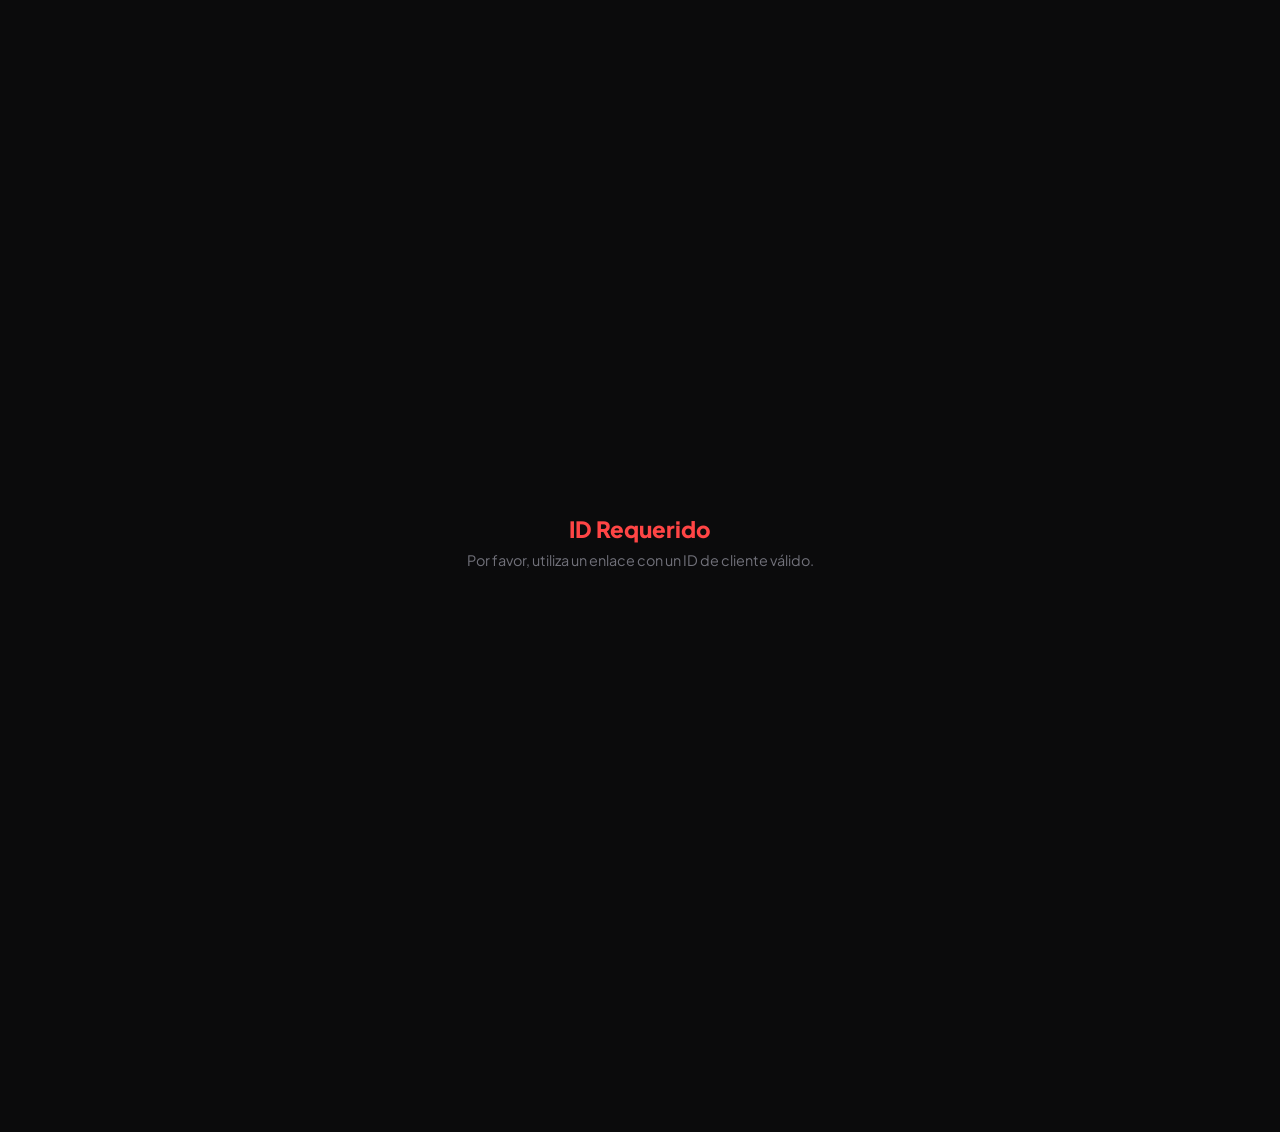
<file: index.html>
<!DOCTYPE html>
<html lang="es-GT">
<head>
  <meta charset="UTF-8">
  <meta name="viewport" content="width=device-width, initial-scale=1.0, maximum-scale=1.0, user-scalable=no">
  <title>Portal de Documentación Vehicular | Tech Mobile Pro</title>
  
  <link rel="icon" type="image/x-icon" href="img/Tech-v1.ico">

  <link rel="preconnect" href="https://fonts.googleapis.com">
  <link rel="preconnect" href="https://fonts.gstatic.com" crossorigin>
  <link rel="preconnect" href="https://cdn.jsdelivr.net">
  <link href="https://fonts.googleapis.com/css2?family=Plus+Jakarta+Sans:wght@400;500;600;700;800&display=swap" rel="stylesheet">
  <link rel="stylesheet" href="https://cdn.jsdelivr.net/npm/bootstrap-icons@1.11.1/font/bootstrap-icons.css">
  
  <link rel="stylesheet" href="css/styles.css">

  <script src="https://www.google.com/recaptcha/api.js" async defer></script>
</head>
<body onselectstart="return false;" ondragstart="return false;">

  <!-- Loader visible mientras se cargan los datos del cliente (logo + CSV) -->
  <div id="appLoader" class="app-loader">
    <div class="app-loader-spinner"></div>
    <p>Cargando tu expediente...</p>
  </div>


  <div id="pinScreen" class="pin-screen">
    <div class="pin-container">
      <div id="pin-logo" class="pin-logo"></div>
      <h2>Acceso Protegido</h2>
      <p>Introduce tu contraseña para visualizar el expediente de documentación vehicular.</p>
      
      <div class="pin-input-wrapper">
        <input type="password" id="pinInput" placeholder="Contraseña" maxlength="16" autocomplete="current-password" oninput="clearError()" onkeydown="if(event.key === 'Enter') verifyPin()">
        <button type="button" class="btn-toggle-visibility" onclick="togglePinVisibility()" title="Mostrar/Ocultar" aria-label="Mostrar u ocultar contraseña">
          <i id="pinVisibilityIcon" class="bi bi-eye"></i>
        </button>
      </div>

      <div class="captcha-container">
<!--    <div class="g-recaptcha" data-sitekey="6Lfd7mAtAAAAADUuU9VhdkwXYmPpsEg7wWMAFXT0"></div> <!--DESARROLLO-->
        <div class="g-recaptcha" data-sitekey="6Lc2wSMtAAAAADjYdexG-mMQLTXFgnYG4gEFGFGo"></div> <!--PRODUCION--> 
      </div>

      <button class="btn-unlock" onclick="verifyPin()">Ingresar</button>
      
      <a id="pin-wa-link" href="#" target="_blank" class="btn-pin-support">
        <i class="bi bi-whatsapp"></i> Solicitar o recuperar mi PIN
      </a>
      
      <div id="pinError" class="pin-error"></div>
    </div>

    <div class="pin-commercial-footer">
      <p>¿Quieres información sobre nuestros productos o este portal?</p>
      <a id="commercial-wa-link" href="#" target="_blank" class="btn-commercial-cta">
        <i class="bi bi-chat-left-text-fill"></i> Solicitar Información
      </a>
    </div>
  </div>

  <header class="fixed-header">
    <div class="header-left">
      <div id="header-logo" class="main-logo"></div>
      <h1 id="portal-title"></h1>
    </div>
    <div class="header-actions">
      <button class="btn-header-icon" onclick="toggleNewsPanel()" title="Novedades del sistema">
        <i class="bi bi-bell-fill"></i>
        <span id="newsBadge" class="news-badge" style="display:none;"></span>
      </button>
      <button class="btn-header-icon" onclick="toggleChangePasswordPanel()" title="Cambiar mi contraseña">
        <i class="bi bi-key-fill"></i>
      </button>
      <button class="btn-logout" onclick="logout()" title="Cerrar Sesión / Volver"><i class="bi bi-box-arrow-right"></i></button>
    </div>
  </header>

  <div class="sticky-selector-bar">
    <div class="selector-container">
      <select id="vehicleSelector" onchange="filterVehicle()">
        <option value="all">TODOS LOS VEHÍCULOS</option>
      </select>
      <i class="bi bi-chevron-down" style="position: absolute; right: 1.2rem; top: 1.1rem; pointer-events: none; color: var(--brand-color); font-size: 0.8rem;"></i>
    </div>

    <button class="btn-upload-toggle" onclick="toggleUploadPanel()">
      <i class="bi bi-cloud-upload-fill"></i> Subir mis documentos
    </button>
  </div>

  <!-- ===================== PANEL DE SUBIDA DE DOCUMENTOS ===================== -->
  <div id="uploadPanel" class="upload-panel">
    <div class="upload-card">
      <div class="upload-card-header">
        <h3><i class="bi bi-cloud-upload-fill"></i> Subir documento</h3>
        <button class="btn-close-upload" onclick="toggleUploadPanel()"><i class="bi bi-x-lg"></i></button>
      </div>

      <p class="upload-hint">Sube una foto o PDF de tu documento. Lo revisaremos y lo publicaremos en tu portal a la brevedad.</p>

      <label class="upload-label">Vehículo / Placa</label>
      <select id="uploadPlacaSelect" class="upload-select">
        <option value="">Selecciona tu vehículo</option>
      </select>

      <label class="upload-label">Tipo de documento</label>
      <select id="uploadTipoDoc" class="upload-select">
        <option value="Tarjeta de Circulación">Tarjeta de Circulación</option>
        <option value="Calcomanía">Calcomanía</option>
      </select>

      <label class="upload-label">Archivo (foto o PDF)</label>
      <input type="file" id="uploadFileInput" class="upload-file-input" accept="image/*,application/pdf">

      <button class="btn-upload-submit" onclick="submitUpload()">
        <i class="bi bi-send-fill"></i> Enviar documento
      </button>

      <div id="uploadStatus" class="upload-status"></div>
    </div>
  </div>
  <!-- ===================== FIN PANEL DE SUBIDA ===================== -->

  <!-- ===================== PANEL DE NOVEDADES DEL SISTEMA ===================== -->
  <div id="newsPanel" class="upload-panel">
    <div class="upload-card">
      <div class="upload-card-header">
        <h3><i class="bi bi-bell-fill"></i> Novedades del sistema</h3>
        <button class="btn-close-upload" onclick="toggleNewsPanel()"><i class="bi bi-x-lg"></i></button>
      </div>
      <p class="upload-hint">Aquí publicamos las últimas mejoras y actualizaciones de tu portal.</p>
      <div id="newsList" class="news-list"></div>
    </div>
  </div>
  <!-- ===================== FIN PANEL DE NOVEDADES ===================== -->

  <!-- ===================== PANEL DE CAMBIO DE CONTRASEÑA ===================== -->
  <div id="changePasswordPanel" class="upload-panel">
    <div class="upload-card">
      <div class="upload-card-header">
        <h3><i class="bi bi-key-fill"></i> Cambiar mi contraseña</h3>
        <button class="btn-close-upload" onclick="toggleChangePasswordPanel()"><i class="bi bi-x-lg"></i></button>
      </div>

      <p class="upload-hint">Tu contraseña debe tener entre 4 y 16 caracteres. Puedes usar letras, números y símbolos.</p>

      <label class="upload-label">Contraseña actual</label>
      <input type="password" id="currentPasswordInput" class="upload-select" maxlength="16" autocomplete="current-password" placeholder="Contraseña actual">

      <label class="upload-label">Nueva contraseña</label>
      <input type="password" id="newPasswordInput" class="upload-select" maxlength="16" autocomplete="new-password" placeholder="Nueva contraseña (4-16 caracteres)">

      <label class="upload-label">Confirmar nueva contraseña</label>
      <input type="password" id="confirmPasswordInput" class="upload-select" maxlength="16" autocomplete="new-password" placeholder="Repite la nueva contraseña">

      <button class="btn-upload-submit" onclick="submitPasswordChange()">
        <i class="bi bi-check-circle-fill"></i> Actualizar contraseña
      </button>

      <div id="changePasswordStatus" class="upload-status"></div>
    </div>
  </div>
  <!-- ===================== FIN PANEL DE CAMBIO DE CONTRASEÑA ===================== -->

  <main class="main-wrapper">
    <div id="content-area"></div>

    <div class="legal-badge-container">
      <div class="legal-badge">
        <div class="legal-row security">
          <i class="bi bi-shield-lock-fill"></i>
          <div class="legal-text">
            <strong>Infraestructura Segura</strong><br>
            Esta información es resguardada en una nube segura que previene accesos no autorizados.
          </div>
        </div>
        <div class="legal-row warning">
          <i class="bi bi-exclamation-triangle-fill"></i>
          <div class="legal-text">
            <strong>Aviso Legal</strong><br>
            El uso de estos documentos es responsabilidad exclusiva del cliente.
          </div>
        </div>
        <div class="legal-row info">
          <i class="bi bi-info-circle-fill"></i>
          <div class="legal-text">
            <strong>Términos de Servicio</strong><br>
            La empresa no se responsabiliza por el uso indebido de la información proporcionada.
          </div>
        </div>
      </div>
    </div>
  </main>

  <div id="v-modal" class="modal" onclick="closeModal()">
    <span class="close-v" onclick="closeModal()"><i class="bi bi-x-lg"></i></span>
    <p class="zoom-hint">Pellizca o doble toque para hacer zoom</p>
    <img id="v-modal-img" src="" onclick="event.stopPropagation()">
    <div class="modal-controls">
        <div class="modal-controls-row">
          <button class="rotate-btn" onclick="rotateImg(event)"><i class="bi bi-arrow-clockwise"></i> Voltear</button>
          <button class="rotate-btn" id="downloadImgBtn" onclick="downloadCurrentImage(event)"><i class="bi bi-download"></i> Descargar</button>
        </div>
    </div>
  </div>

  <footer>
    <div class="footer-brand-side">
      <span id="footer-version-label" style="font-size: 0.65rem; color: var(--text-muted); font-weight: 600;"></span>
      <strong id="footer-brand" style="color: var(--brand-color); font-size: 0.75rem;"></strong>
    </div>
    <a id="wa-link" href="#" target="_blank" class="wa-link"><i class="bi bi-whatsapp"></i> Soporte</a>
  </footer>

  <script src="js/app.js"></script>
</body>
</html>
</file>
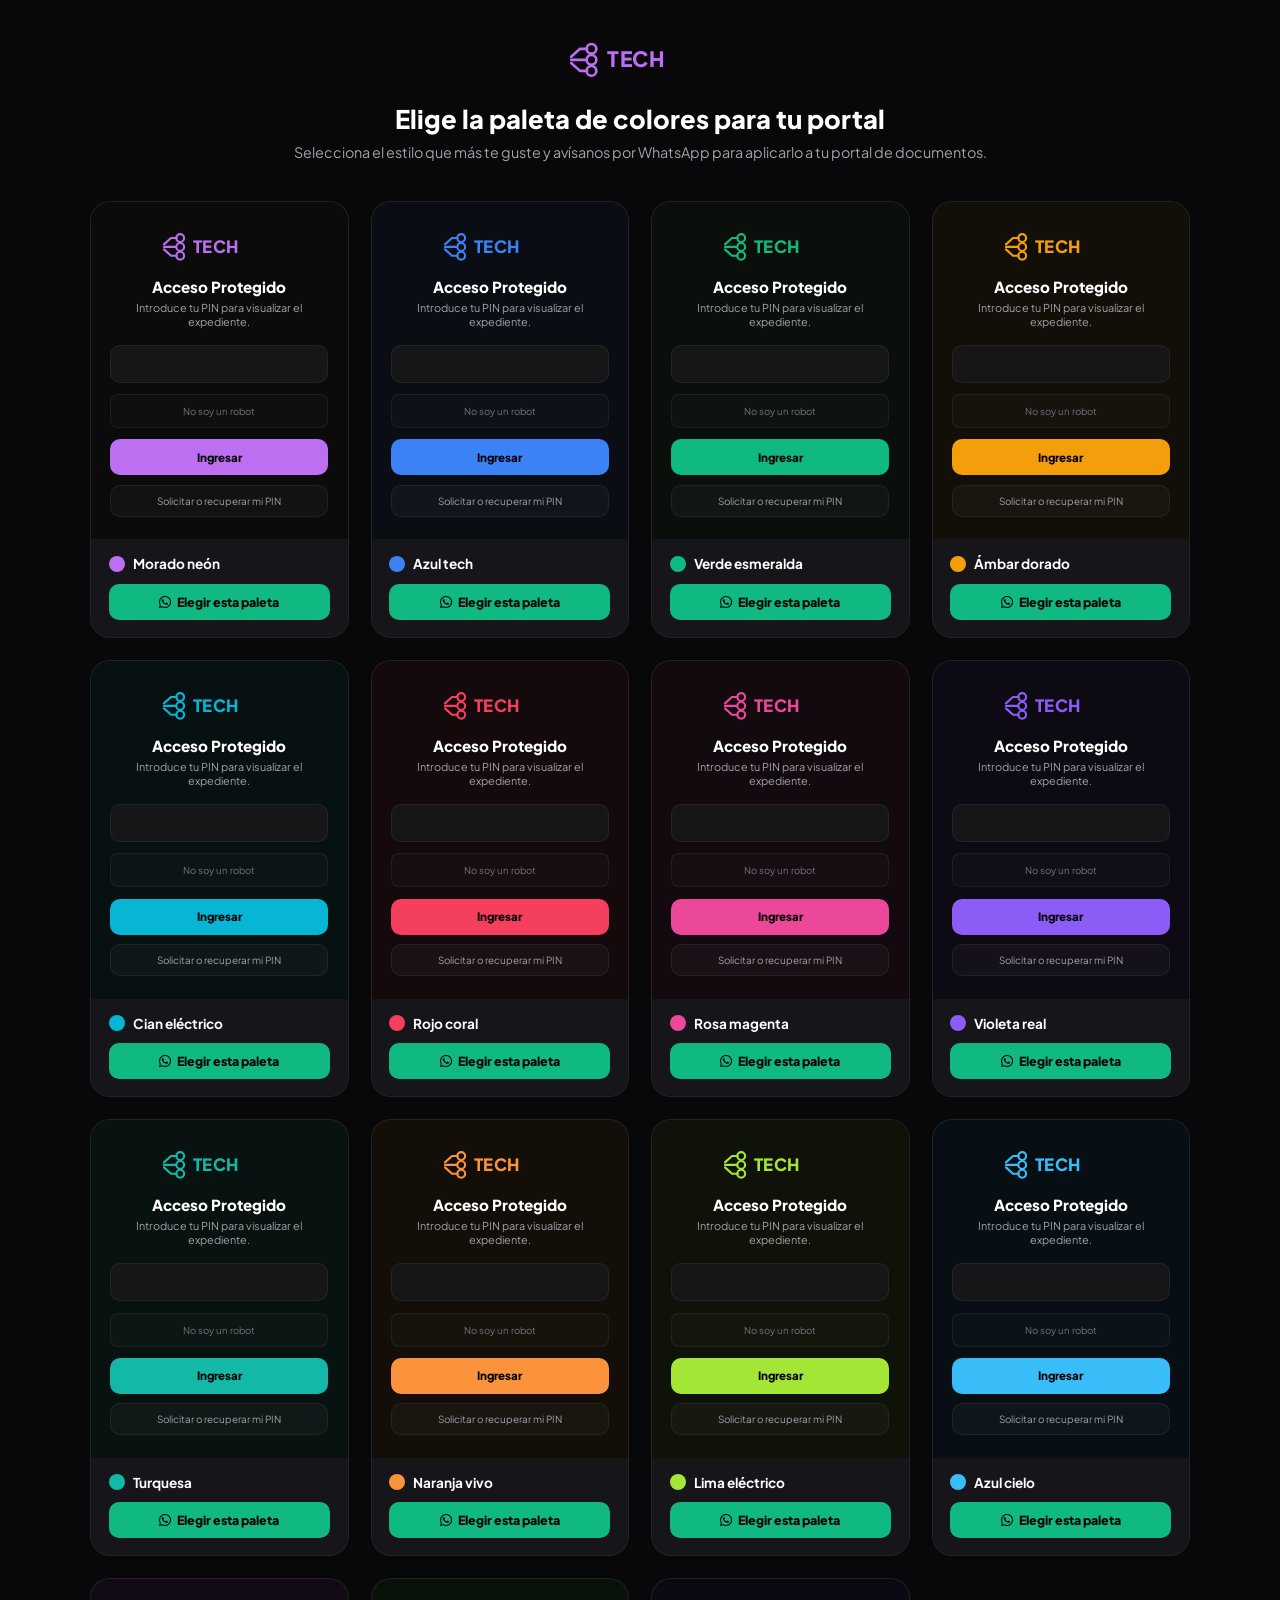
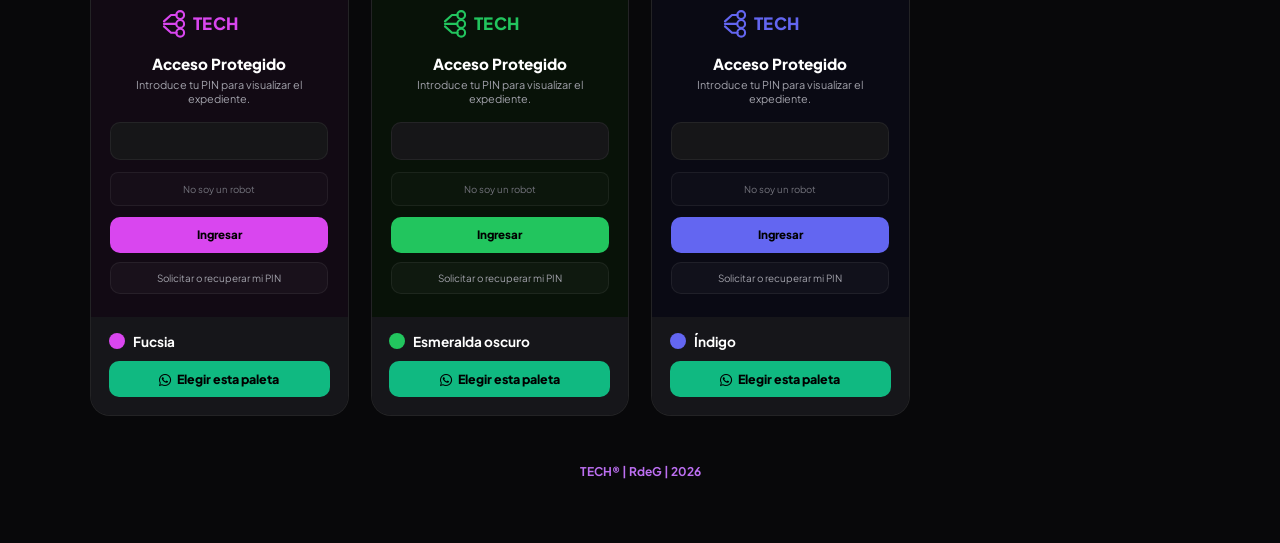
<file: colores.html>
<!DOCTYPE html>
<html lang="es-GT">
<head>
<meta charset="UTF-8">
<meta name="viewport" content="width=device-width, initial-scale=1.0">
<title>Elige tu paleta de colores | TECH®</title>
<link rel="icon" type="image/x-icon" href="img/Tech-v1.ico">
<link href="https://fonts.googleapis.com/css2?family=Plus+Jakarta+Sans:wght@400;500;600;700;800&display=swap" rel="stylesheet">
<link rel="stylesheet" href="https://cdn.jsdelivr.net/npm/bootstrap-icons@1.11.1/font/bootstrap-icons.css">
<style>
  * { margin:0; padding:0; box-sizing:border-box; font-family:'Plus Jakarta Sans', sans-serif; }
  body {
    background:#08080a; color:#fff; padding: 2.5rem 1.5rem 4rem 1.5rem;
  }
  .page-header { max-width: 1100px; margin: 0 auto 2.5rem auto; text-align:center; }
  .page-logo { width:150px; margin:0 auto 1.4rem auto; color:#BC6FF1; }
  .page-logo svg { width:100%; height:auto; display:block; }
  .page-header h1 { font-size:1.6rem; font-weight:800; margin-bottom:0.5rem; }
  .page-header p { color:#a1a1aa; font-size:0.9rem; }
  .gallery {
    max-width: 1100px; margin: 0 auto;
    display: grid;
    grid-template-columns: repeat(auto-fit, minmax(230px, 1fr));
    gap: 22px;
  }
  .palette-card {
    background:#121214; border:1px solid rgba(255,255,255,0.07);
    border-radius:20px; overflow:hidden;
    display:flex; flex-direction:column;
  }
  .mini-pin-screen {
    padding: 1.8rem 1.2rem 1.4rem 1.2rem;
    text-align:center;
  }
  .mini-logo { width:120px; margin:0 auto 0.9rem auto; }
  .mini-logo svg { width:100%; height:auto; display:block; }
  .mini-pin-screen h2 { font-size:0.95rem; font-weight:800; margin-bottom:0.3rem; color:#fff; }
  .mini-pin-screen p { font-size:0.68rem; color:#a1a1aa; line-height:1.3; margin-bottom:1rem; }
  .mini-input {
    height:38px; border-radius:10px; background:#161618;
    border:1.5px solid rgba(255,255,255,0.06); margin-bottom:0.7rem;
  }
  .mini-captcha {
    height:34px; border-radius:8px; background:rgba(255,255,255,0.02);
    border:1px solid rgba(255,255,255,0.06);
    display:flex; align-items:center; justify-content:center;
    font-size:0.6rem; color:#71717a; margin-bottom:0.7rem;
  }
  .mini-btn {
    height:36px; border-radius:10px; color:#000; font-weight:800; font-size:0.72rem;
    display:flex; align-items:center; justify-content:center; margin-bottom:0.6rem;
  }
  .mini-wa {
    height:32px; border-radius:10px; background:rgba(255,255,255,0.03);
    border:1px solid rgba(255,255,255,0.06);
    display:flex; align-items:center; justify-content:center;
    font-size:0.62rem; color:#a1a1aa;
  }
  .card-footer { padding: 1rem 1.1rem 1.1rem 1.1rem; background:#16161a; }
  .swatch-row { display:flex; align-items:center; gap:8px; margin-bottom:0.7rem; }
  .dot { width:16px; height:16px; border-radius:50%; flex-shrink:0; }
  .swatch-row strong { font-size:0.85rem; font-weight:700; }
  .code-row {
    display:flex; align-items:center; justify-content:space-between;
    margin-bottom:6px; background:#0d0d0f; border-radius:8px; padding:6px 10px;
  }
  .code-row code { font-size:0.7rem; color:#d4d4d8; font-family: monospace; }
  .choose-btn {
    width:100%; background:#10B981; border:none; color:#000;
    font-size:0.78rem; font-weight:800; padding:10px 12px; border-radius:10px; cursor:pointer;
    display:flex; align-items:center; justify-content:center; gap:6px;
  }
  .choose-btn:active { transform:scale(0.97); }
  .page-footer { text-align:center; margin-top:3rem; color:#71717a; font-size:0.75rem; }
  .page-footer strong { color:#BC6FF1; }
</style>
</head>
<body>

  <div class="page-header">
    <div class="page-logo"><svg xmlns="http://www.w3.org/2000/svg" viewBox="0 0 340 90" fill="none">
  <g stroke="currentColor" stroke-width="6" stroke-linecap="round" stroke-linejoin="round">
    <path d="M50 20 L34 20 L14 38" />
    <circle cx="60" cy="20" r="11" fill="none" />
    <path d="M48 45 L14 45" />
    <circle cx="60" cy="45" r="11" fill="none" />
    <path d="M50 70 L34 70 L14 52" />
    <circle cx="60" cy="70" r="11" fill="none" />
  </g>
  <text x="96" y="62" font-family="'Plus Jakarta Sans', Arial, sans-serif" font-weight="800" font-size="48" letter-spacing="1" fill="currentColor">TECH</text>
</svg></div>
    <h1>Elige la paleta de colores para tu portal</h1>
    <p>Selecciona el estilo que más te guste y avísanos por WhatsApp para aplicarlo a tu portal de documentos.</p>
  </div>

  <div class="gallery">
    
    <div class="palette-card">
      <div class="mini-pin-screen" style="background:#0b0b0c;">
        <div class="mini-logo" style="color:#BC6FF1;"><svg xmlns="http://www.w3.org/2000/svg" viewBox="0 0 340 90" fill="none">
  <g stroke="currentColor" stroke-width="6" stroke-linecap="round" stroke-linejoin="round">
    <path d="M50 20 L34 20 L14 38" />
    <circle cx="60" cy="20" r="11" fill="none" />
    <path d="M48 45 L14 45" />
    <circle cx="60" cy="45" r="11" fill="none" />
    <path d="M50 70 L34 70 L14 52" />
    <circle cx="60" cy="70" r="11" fill="none" />
  </g>
  <text x="96" y="62" font-family="'Plus Jakarta Sans', Arial, sans-serif" font-weight="800" font-size="48" letter-spacing="1" fill="currentColor">TECH</text>
</svg></div>
        <h2>Acceso Protegido</h2>
        <p>Introduce tu PIN para visualizar el expediente.</p>
        <div class="mini-input"></div>
        <div class="mini-captcha">No soy un robot</div>
        <div class="mini-btn" style="background:#BC6FF1;">Ingresar</div>
        <div class="mini-wa">Solicitar o recuperar mi PIN</div>
      </div>
      <div class="card-footer">
        <div class="swatch-row">
          <span class="dot" style="background:#BC6FF1;"></span>
          <strong>Morado neón</strong>
        </div>
        <button class="choose-btn" onclick="elegirPaleta('Morado neón', '#BC6FF1', '#0b0b0c')"><i class="bi bi-whatsapp"></i> Elegir esta paleta</button>
      </div>
    </div>
    <div class="palette-card">
      <div class="mini-pin-screen" style="background:#0a0e14;">
        <div class="mini-logo" style="color:#3B82F6;"><svg xmlns="http://www.w3.org/2000/svg" viewBox="0 0 340 90" fill="none">
  <g stroke="currentColor" stroke-width="6" stroke-linecap="round" stroke-linejoin="round">
    <path d="M50 20 L34 20 L14 38" />
    <circle cx="60" cy="20" r="11" fill="none" />
    <path d="M48 45 L14 45" />
    <circle cx="60" cy="45" r="11" fill="none" />
    <path d="M50 70 L34 70 L14 52" />
    <circle cx="60" cy="70" r="11" fill="none" />
  </g>
  <text x="96" y="62" font-family="'Plus Jakarta Sans', Arial, sans-serif" font-weight="800" font-size="48" letter-spacing="1" fill="currentColor">TECH</text>
</svg></div>
        <h2>Acceso Protegido</h2>
        <p>Introduce tu PIN para visualizar el expediente.</p>
        <div class="mini-input"></div>
        <div class="mini-captcha">No soy un robot</div>
        <div class="mini-btn" style="background:#3B82F6;">Ingresar</div>
        <div class="mini-wa">Solicitar o recuperar mi PIN</div>
      </div>
      <div class="card-footer">
        <div class="swatch-row">
          <span class="dot" style="background:#3B82F6;"></span>
          <strong>Azul tech</strong>
        </div>
        <button class="choose-btn" onclick="elegirPaleta('Azul tech', '#3B82F6', '#0a0e14')"><i class="bi bi-whatsapp"></i> Elegir esta paleta</button>
      </div>
    </div>
    <div class="palette-card">
      <div class="mini-pin-screen" style="background:#0a0f0c;">
        <div class="mini-logo" style="color:#10B981;"><svg xmlns="http://www.w3.org/2000/svg" viewBox="0 0 340 90" fill="none">
  <g stroke="currentColor" stroke-width="6" stroke-linecap="round" stroke-linejoin="round">
    <path d="M50 20 L34 20 L14 38" />
    <circle cx="60" cy="20" r="11" fill="none" />
    <path d="M48 45 L14 45" />
    <circle cx="60" cy="45" r="11" fill="none" />
    <path d="M50 70 L34 70 L14 52" />
    <circle cx="60" cy="70" r="11" fill="none" />
  </g>
  <text x="96" y="62" font-family="'Plus Jakarta Sans', Arial, sans-serif" font-weight="800" font-size="48" letter-spacing="1" fill="currentColor">TECH</text>
</svg></div>
        <h2>Acceso Protegido</h2>
        <p>Introduce tu PIN para visualizar el expediente.</p>
        <div class="mini-input"></div>
        <div class="mini-captcha">No soy un robot</div>
        <div class="mini-btn" style="background:#10B981;">Ingresar</div>
        <div class="mini-wa">Solicitar o recuperar mi PIN</div>
      </div>
      <div class="card-footer">
        <div class="swatch-row">
          <span class="dot" style="background:#10B981;"></span>
          <strong>Verde esmeralda</strong>
        </div>
        <button class="choose-btn" onclick="elegirPaleta('Verde esmeralda', '#10B981', '#0a0f0c')"><i class="bi bi-whatsapp"></i> Elegir esta paleta</button>
      </div>
    </div>
    <div class="palette-card">
      <div class="mini-pin-screen" style="background:#120e08;">
        <div class="mini-logo" style="color:#F59E0B;"><svg xmlns="http://www.w3.org/2000/svg" viewBox="0 0 340 90" fill="none">
  <g stroke="currentColor" stroke-width="6" stroke-linecap="round" stroke-linejoin="round">
    <path d="M50 20 L34 20 L14 38" />
    <circle cx="60" cy="20" r="11" fill="none" />
    <path d="M48 45 L14 45" />
    <circle cx="60" cy="45" r="11" fill="none" />
    <path d="M50 70 L34 70 L14 52" />
    <circle cx="60" cy="70" r="11" fill="none" />
  </g>
  <text x="96" y="62" font-family="'Plus Jakarta Sans', Arial, sans-serif" font-weight="800" font-size="48" letter-spacing="1" fill="currentColor">TECH</text>
</svg></div>
        <h2>Acceso Protegido</h2>
        <p>Introduce tu PIN para visualizar el expediente.</p>
        <div class="mini-input"></div>
        <div class="mini-captcha">No soy un robot</div>
        <div class="mini-btn" style="background:#F59E0B;">Ingresar</div>
        <div class="mini-wa">Solicitar o recuperar mi PIN</div>
      </div>
      <div class="card-footer">
        <div class="swatch-row">
          <span class="dot" style="background:#F59E0B;"></span>
          <strong>Ámbar dorado</strong>
        </div>
        <button class="choose-btn" onclick="elegirPaleta('Ámbar dorado', '#F59E0B', '#120e08')"><i class="bi bi-whatsapp"></i> Elegir esta paleta</button>
      </div>
    </div>
    <div class="palette-card">
      <div class="mini-pin-screen" style="background:#081112;">
        <div class="mini-logo" style="color:#06B6D4;"><svg xmlns="http://www.w3.org/2000/svg" viewBox="0 0 340 90" fill="none">
  <g stroke="currentColor" stroke-width="6" stroke-linecap="round" stroke-linejoin="round">
    <path d="M50 20 L34 20 L14 38" />
    <circle cx="60" cy="20" r="11" fill="none" />
    <path d="M48 45 L14 45" />
    <circle cx="60" cy="45" r="11" fill="none" />
    <path d="M50 70 L34 70 L14 52" />
    <circle cx="60" cy="70" r="11" fill="none" />
  </g>
  <text x="96" y="62" font-family="'Plus Jakarta Sans', Arial, sans-serif" font-weight="800" font-size="48" letter-spacing="1" fill="currentColor">TECH</text>
</svg></div>
        <h2>Acceso Protegido</h2>
        <p>Introduce tu PIN para visualizar el expediente.</p>
        <div class="mini-input"></div>
        <div class="mini-captcha">No soy un robot</div>
        <div class="mini-btn" style="background:#06B6D4;">Ingresar</div>
        <div class="mini-wa">Solicitar o recuperar mi PIN</div>
      </div>
      <div class="card-footer">
        <div class="swatch-row">
          <span class="dot" style="background:#06B6D4;"></span>
          <strong>Cian eléctrico</strong>
        </div>
        <button class="choose-btn" onclick="elegirPaleta('Cian eléctrico', '#06B6D4', '#081112')"><i class="bi bi-whatsapp"></i> Elegir esta paleta</button>
      </div>
    </div>
    <div class="palette-card">
      <div class="mini-pin-screen" style="background:#140a0c;">
        <div class="mini-logo" style="color:#F43F5E;"><svg xmlns="http://www.w3.org/2000/svg" viewBox="0 0 340 90" fill="none">
  <g stroke="currentColor" stroke-width="6" stroke-linecap="round" stroke-linejoin="round">
    <path d="M50 20 L34 20 L14 38" />
    <circle cx="60" cy="20" r="11" fill="none" />
    <path d="M48 45 L14 45" />
    <circle cx="60" cy="45" r="11" fill="none" />
    <path d="M50 70 L34 70 L14 52" />
    <circle cx="60" cy="70" r="11" fill="none" />
  </g>
  <text x="96" y="62" font-family="'Plus Jakarta Sans', Arial, sans-serif" font-weight="800" font-size="48" letter-spacing="1" fill="currentColor">TECH</text>
</svg></div>
        <h2>Acceso Protegido</h2>
        <p>Introduce tu PIN para visualizar el expediente.</p>
        <div class="mini-input"></div>
        <div class="mini-captcha">No soy un robot</div>
        <div class="mini-btn" style="background:#F43F5E;">Ingresar</div>
        <div class="mini-wa">Solicitar o recuperar mi PIN</div>
      </div>
      <div class="card-footer">
        <div class="swatch-row">
          <span class="dot" style="background:#F43F5E;"></span>
          <strong>Rojo coral</strong>
        </div>
        <button class="choose-btn" onclick="elegirPaleta('Rojo coral', '#F43F5E', '#140a0c')"><i class="bi bi-whatsapp"></i> Elegir esta paleta</button>
      </div>
    </div>
    <div class="palette-card">
      <div class="mini-pin-screen" style="background:#130a10;">
        <div class="mini-logo" style="color:#EC4899;"><svg xmlns="http://www.w3.org/2000/svg" viewBox="0 0 340 90" fill="none">
  <g stroke="currentColor" stroke-width="6" stroke-linecap="round" stroke-linejoin="round">
    <path d="M50 20 L34 20 L14 38" />
    <circle cx="60" cy="20" r="11" fill="none" />
    <path d="M48 45 L14 45" />
    <circle cx="60" cy="45" r="11" fill="none" />
    <path d="M50 70 L34 70 L14 52" />
    <circle cx="60" cy="70" r="11" fill="none" />
  </g>
  <text x="96" y="62" font-family="'Plus Jakarta Sans', Arial, sans-serif" font-weight="800" font-size="48" letter-spacing="1" fill="currentColor">TECH</text>
</svg></div>
        <h2>Acceso Protegido</h2>
        <p>Introduce tu PIN para visualizar el expediente.</p>
        <div class="mini-input"></div>
        <div class="mini-captcha">No soy un robot</div>
        <div class="mini-btn" style="background:#EC4899;">Ingresar</div>
        <div class="mini-wa">Solicitar o recuperar mi PIN</div>
      </div>
      <div class="card-footer">
        <div class="swatch-row">
          <span class="dot" style="background:#EC4899;"></span>
          <strong>Rosa magenta</strong>
        </div>
        <button class="choose-btn" onclick="elegirPaleta('Rosa magenta', '#EC4899', '#130a10')"><i class="bi bi-whatsapp"></i> Elegir esta paleta</button>
      </div>
    </div>
    <div class="palette-card">
      <div class="mini-pin-screen" style="background:#0d0a14;">
        <div class="mini-logo" style="color:#8B5CF6;"><svg xmlns="http://www.w3.org/2000/svg" viewBox="0 0 340 90" fill="none">
  <g stroke="currentColor" stroke-width="6" stroke-linecap="round" stroke-linejoin="round">
    <path d="M50 20 L34 20 L14 38" />
    <circle cx="60" cy="20" r="11" fill="none" />
    <path d="M48 45 L14 45" />
    <circle cx="60" cy="45" r="11" fill="none" />
    <path d="M50 70 L34 70 L14 52" />
    <circle cx="60" cy="70" r="11" fill="none" />
  </g>
  <text x="96" y="62" font-family="'Plus Jakarta Sans', Arial, sans-serif" font-weight="800" font-size="48" letter-spacing="1" fill="currentColor">TECH</text>
</svg></div>
        <h2>Acceso Protegido</h2>
        <p>Introduce tu PIN para visualizar el expediente.</p>
        <div class="mini-input"></div>
        <div class="mini-captcha">No soy un robot</div>
        <div class="mini-btn" style="background:#8B5CF6;">Ingresar</div>
        <div class="mini-wa">Solicitar o recuperar mi PIN</div>
      </div>
      <div class="card-footer">
        <div class="swatch-row">
          <span class="dot" style="background:#8B5CF6;"></span>
          <strong>Violeta real</strong>
        </div>
        <button class="choose-btn" onclick="elegirPaleta('Violeta real', '#8B5CF6', '#0d0a14')"><i class="bi bi-whatsapp"></i> Elegir esta paleta</button>
      </div>
    </div>
    <div class="palette-card">
      <div class="mini-pin-screen" style="background:#081210;">
        <div class="mini-logo" style="color:#14B8A6;"><svg xmlns="http://www.w3.org/2000/svg" viewBox="0 0 340 90" fill="none">
  <g stroke="currentColor" stroke-width="6" stroke-linecap="round" stroke-linejoin="round">
    <path d="M50 20 L34 20 L14 38" />
    <circle cx="60" cy="20" r="11" fill="none" />
    <path d="M48 45 L14 45" />
    <circle cx="60" cy="45" r="11" fill="none" />
    <path d="M50 70 L34 70 L14 52" />
    <circle cx="60" cy="70" r="11" fill="none" />
  </g>
  <text x="96" y="62" font-family="'Plus Jakarta Sans', Arial, sans-serif" font-weight="800" font-size="48" letter-spacing="1" fill="currentColor">TECH</text>
</svg></div>
        <h2>Acceso Protegido</h2>
        <p>Introduce tu PIN para visualizar el expediente.</p>
        <div class="mini-input"></div>
        <div class="mini-captcha">No soy un robot</div>
        <div class="mini-btn" style="background:#14B8A6;">Ingresar</div>
        <div class="mini-wa">Solicitar o recuperar mi PIN</div>
      </div>
      <div class="card-footer">
        <div class="swatch-row">
          <span class="dot" style="background:#14B8A6;"></span>
          <strong>Turquesa</strong>
        </div>
        <button class="choose-btn" onclick="elegirPaleta('Turquesa', '#14B8A6', '#081210')"><i class="bi bi-whatsapp"></i> Elegir esta paleta</button>
      </div>
    </div>
    <div class="palette-card">
      <div class="mini-pin-screen" style="background:#140e08;">
        <div class="mini-logo" style="color:#FB923C;"><svg xmlns="http://www.w3.org/2000/svg" viewBox="0 0 340 90" fill="none">
  <g stroke="currentColor" stroke-width="6" stroke-linecap="round" stroke-linejoin="round">
    <path d="M50 20 L34 20 L14 38" />
    <circle cx="60" cy="20" r="11" fill="none" />
    <path d="M48 45 L14 45" />
    <circle cx="60" cy="45" r="11" fill="none" />
    <path d="M50 70 L34 70 L14 52" />
    <circle cx="60" cy="70" r="11" fill="none" />
  </g>
  <text x="96" y="62" font-family="'Plus Jakarta Sans', Arial, sans-serif" font-weight="800" font-size="48" letter-spacing="1" fill="currentColor">TECH</text>
</svg></div>
        <h2>Acceso Protegido</h2>
        <p>Introduce tu PIN para visualizar el expediente.</p>
        <div class="mini-input"></div>
        <div class="mini-captcha">No soy un robot</div>
        <div class="mini-btn" style="background:#FB923C;">Ingresar</div>
        <div class="mini-wa">Solicitar o recuperar mi PIN</div>
      </div>
      <div class="card-footer">
        <div class="swatch-row">
          <span class="dot" style="background:#FB923C;"></span>
          <strong>Naranja vivo</strong>
        </div>
        <button class="choose-btn" onclick="elegirPaleta('Naranja vivo', '#FB923C', '#140e08')"><i class="bi bi-whatsapp"></i> Elegir esta paleta</button>
      </div>
    </div>
    <div class="palette-card">
      <div class="mini-pin-screen" style="background:#0e1208;">
        <div class="mini-logo" style="color:#A3E635;"><svg xmlns="http://www.w3.org/2000/svg" viewBox="0 0 340 90" fill="none">
  <g stroke="currentColor" stroke-width="6" stroke-linecap="round" stroke-linejoin="round">
    <path d="M50 20 L34 20 L14 38" />
    <circle cx="60" cy="20" r="11" fill="none" />
    <path d="M48 45 L14 45" />
    <circle cx="60" cy="45" r="11" fill="none" />
    <path d="M50 70 L34 70 L14 52" />
    <circle cx="60" cy="70" r="11" fill="none" />
  </g>
  <text x="96" y="62" font-family="'Plus Jakarta Sans', Arial, sans-serif" font-weight="800" font-size="48" letter-spacing="1" fill="currentColor">TECH</text>
</svg></div>
        <h2>Acceso Protegido</h2>
        <p>Introduce tu PIN para visualizar el expediente.</p>
        <div class="mini-input"></div>
        <div class="mini-captcha">No soy un robot</div>
        <div class="mini-btn" style="background:#A3E635;">Ingresar</div>
        <div class="mini-wa">Solicitar o recuperar mi PIN</div>
      </div>
      <div class="card-footer">
        <div class="swatch-row">
          <span class="dot" style="background:#A3E635;"></span>
          <strong>Lima eléctrico</strong>
        </div>
        <button class="choose-btn" onclick="elegirPaleta('Lima eléctrico', '#A3E635', '#0e1208')"><i class="bi bi-whatsapp"></i> Elegir esta paleta</button>
      </div>
    </div>
    <div class="palette-card">
      <div class="mini-pin-screen" style="background:#080f14;">
        <div class="mini-logo" style="color:#38BDF8;"><svg xmlns="http://www.w3.org/2000/svg" viewBox="0 0 340 90" fill="none">
  <g stroke="currentColor" stroke-width="6" stroke-linecap="round" stroke-linejoin="round">
    <path d="M50 20 L34 20 L14 38" />
    <circle cx="60" cy="20" r="11" fill="none" />
    <path d="M48 45 L14 45" />
    <circle cx="60" cy="45" r="11" fill="none" />
    <path d="M50 70 L34 70 L14 52" />
    <circle cx="60" cy="70" r="11" fill="none" />
  </g>
  <text x="96" y="62" font-family="'Plus Jakarta Sans', Arial, sans-serif" font-weight="800" font-size="48" letter-spacing="1" fill="currentColor">TECH</text>
</svg></div>
        <h2>Acceso Protegido</h2>
        <p>Introduce tu PIN para visualizar el expediente.</p>
        <div class="mini-input"></div>
        <div class="mini-captcha">No soy un robot</div>
        <div class="mini-btn" style="background:#38BDF8;">Ingresar</div>
        <div class="mini-wa">Solicitar o recuperar mi PIN</div>
      </div>
      <div class="card-footer">
        <div class="swatch-row">
          <span class="dot" style="background:#38BDF8;"></span>
          <strong>Azul cielo</strong>
        </div>
        <button class="choose-btn" onclick="elegirPaleta('Azul cielo', '#38BDF8', '#080f14')"><i class="bi bi-whatsapp"></i> Elegir esta paleta</button>
      </div>
    </div>
    <div class="palette-card">
      <div class="mini-pin-screen" style="background:#120a14;">
        <div class="mini-logo" style="color:#D946EF;"><svg xmlns="http://www.w3.org/2000/svg" viewBox="0 0 340 90" fill="none">
  <g stroke="currentColor" stroke-width="6" stroke-linecap="round" stroke-linejoin="round">
    <path d="M50 20 L34 20 L14 38" />
    <circle cx="60" cy="20" r="11" fill="none" />
    <path d="M48 45 L14 45" />
    <circle cx="60" cy="45" r="11" fill="none" />
    <path d="M50 70 L34 70 L14 52" />
    <circle cx="60" cy="70" r="11" fill="none" />
  </g>
  <text x="96" y="62" font-family="'Plus Jakarta Sans', Arial, sans-serif" font-weight="800" font-size="48" letter-spacing="1" fill="currentColor">TECH</text>
</svg></div>
        <h2>Acceso Protegido</h2>
        <p>Introduce tu PIN para visualizar el expediente.</p>
        <div class="mini-input"></div>
        <div class="mini-captcha">No soy un robot</div>
        <div class="mini-btn" style="background:#D946EF;">Ingresar</div>
        <div class="mini-wa">Solicitar o recuperar mi PIN</div>
      </div>
      <div class="card-footer">
        <div class="swatch-row">
          <span class="dot" style="background:#D946EF;"></span>
          <strong>Fucsia</strong>
        </div>
        <button class="choose-btn" onclick="elegirPaleta('Fucsia', '#D946EF', '#120a14')"><i class="bi bi-whatsapp"></i> Elegir esta paleta</button>
      </div>
    </div>
    <div class="palette-card">
      <div class="mini-pin-screen" style="background:#081208;">
        <div class="mini-logo" style="color:#22C55E;"><svg xmlns="http://www.w3.org/2000/svg" viewBox="0 0 340 90" fill="none">
  <g stroke="currentColor" stroke-width="6" stroke-linecap="round" stroke-linejoin="round">
    <path d="M50 20 L34 20 L14 38" />
    <circle cx="60" cy="20" r="11" fill="none" />
    <path d="M48 45 L14 45" />
    <circle cx="60" cy="45" r="11" fill="none" />
    <path d="M50 70 L34 70 L14 52" />
    <circle cx="60" cy="70" r="11" fill="none" />
  </g>
  <text x="96" y="62" font-family="'Plus Jakarta Sans', Arial, sans-serif" font-weight="800" font-size="48" letter-spacing="1" fill="currentColor">TECH</text>
</svg></div>
        <h2>Acceso Protegido</h2>
        <p>Introduce tu PIN para visualizar el expediente.</p>
        <div class="mini-input"></div>
        <div class="mini-captcha">No soy un robot</div>
        <div class="mini-btn" style="background:#22C55E;">Ingresar</div>
        <div class="mini-wa">Solicitar o recuperar mi PIN</div>
      </div>
      <div class="card-footer">
        <div class="swatch-row">
          <span class="dot" style="background:#22C55E;"></span>
          <strong>Esmeralda oscuro</strong>
        </div>
        <button class="choose-btn" onclick="elegirPaleta('Esmeralda oscuro', '#22C55E', '#081208')"><i class="bi bi-whatsapp"></i> Elegir esta paleta</button>
      </div>
    </div>
    <div class="palette-card">
      <div class="mini-pin-screen" style="background:#0a0a14;">
        <div class="mini-logo" style="color:#6366F1;"><svg xmlns="http://www.w3.org/2000/svg" viewBox="0 0 340 90" fill="none">
  <g stroke="currentColor" stroke-width="6" stroke-linecap="round" stroke-linejoin="round">
    <path d="M50 20 L34 20 L14 38" />
    <circle cx="60" cy="20" r="11" fill="none" />
    <path d="M48 45 L14 45" />
    <circle cx="60" cy="45" r="11" fill="none" />
    <path d="M50 70 L34 70 L14 52" />
    <circle cx="60" cy="70" r="11" fill="none" />
  </g>
  <text x="96" y="62" font-family="'Plus Jakarta Sans', Arial, sans-serif" font-weight="800" font-size="48" letter-spacing="1" fill="currentColor">TECH</text>
</svg></div>
        <h2>Acceso Protegido</h2>
        <p>Introduce tu PIN para visualizar el expediente.</p>
        <div class="mini-input"></div>
        <div class="mini-captcha">No soy un robot</div>
        <div class="mini-btn" style="background:#6366F1;">Ingresar</div>
        <div class="mini-wa">Solicitar o recuperar mi PIN</div>
      </div>
      <div class="card-footer">
        <div class="swatch-row">
          <span class="dot" style="background:#6366F1;"></span>
          <strong>Índigo</strong>
        </div>
        <button class="choose-btn" onclick="elegirPaleta('Índigo', '#6366F1', '#0a0a14')"><i class="bi bi-whatsapp"></i> Elegir esta paleta</button>
      </div>
    </div>
  </div>

  <div class="page-footer">
    <strong>TECH® | RdeG | 2026</strong>
  </div>

<script>
const WA_PHONE = "50241084481";
function elegirPaleta(nombre, color, fondo) {
  const msg = `Hola TECH®, me gusta la paleta "${nombre}" para mi portal de documentos. (color: ${color} / fondo: ${fondo})`;
  const url = `https://wa.me/${WA_PHONE}?text=${encodeURIComponent(msg)}`;
  window.open(url, '_blank');
}
</script>

</body>
</html>
</file>
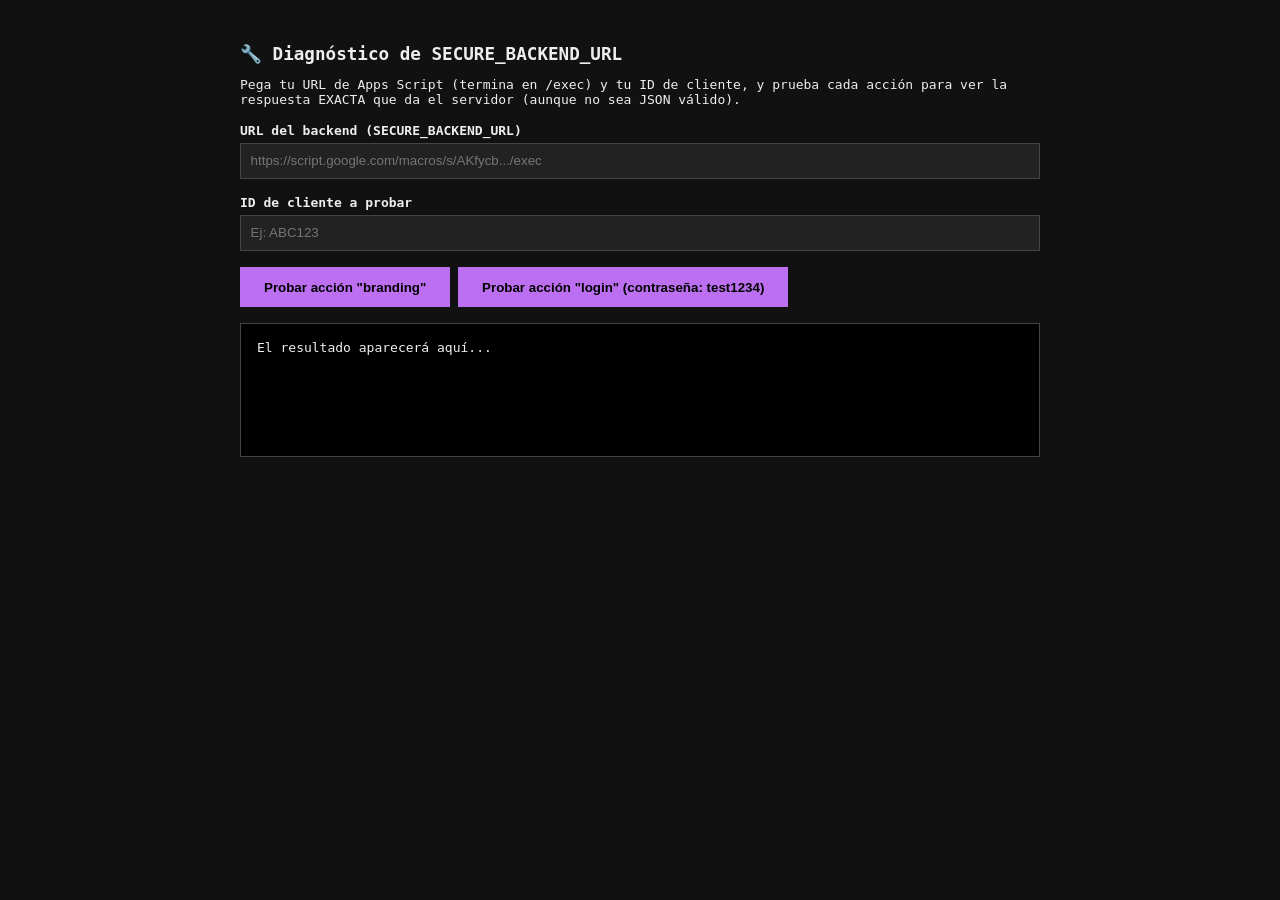
<file: test.html>
<!DOCTYPE html>
<html lang="es-GT">
<head>
<meta charset="UTF-8">
<title>Diagnóstico del backend</title>
<style>
  body { font-family: monospace; background:#111; color:#eee; padding:2rem; max-width:800px; margin:0 auto; }
  h1 { font-size:1.1rem; }
  label { display:block; margin-top:1rem; font-weight:bold; }
  input, textarea { width:100%; padding:0.6rem; margin-top:0.3rem; background:#222; color:#fff; border:1px solid #444; box-sizing:border-box; }
  button { margin-top:1rem; padding:0.8rem 1.5rem; background:#BC6FF1; color:#000; border:none; font-weight:bold; cursor:pointer; }
  pre { white-space: pre-wrap; word-break: break-all; background:#000; padding:1rem; margin-top:1rem; border:1px solid #444; min-height:100px; }
  .ok { color:#4ade80; } .err { color:#ff4545; }
</style>
</head>
<body>
  <h1>🔧 Diagnóstico de SECURE_BACKEND_URL</h1>
  <p>Pega tu URL de Apps Script (termina en <code>/exec</code>) y tu ID de cliente, y prueba cada acción para ver la respuesta EXACTA que da el servidor (aunque no sea JSON válido).</p>

  <label>URL del backend (SECURE_BACKEND_URL)</label>
  <input id="url" placeholder="https://script.google.com/macros/s/AKfycb.../exec">

  <label>ID de cliente a probar</label>
  <input id="cid" placeholder="Ej: ABC123">

  <button onclick="test('branding')">Probar acción "branding"</button>
  <button onclick="test('login')">Probar acción "login" (contraseña: test1234)</button>

  <pre id="out">El resultado aparecerá aquí...</pre>

<script>
async function test(action) {
  const url = document.getElementById('url').value.trim();
  const cid = document.getElementById('cid').value.trim();
  const out = document.getElementById('out');
  out.textContent = "Enviando solicitud...";
  out.className = "";

  if (!url) { out.textContent = "Pega la URL primero."; out.className="err"; return; }

  const payload = action === 'branding'
    ? { action: 'branding', clienteId: cid }
    : { action: 'login', clienteId: cid, password: 'test1234', captchaToken: 'FAKE_TOKEN_PARA_PROBAR_CONEXION' };

  try {
    const resp = await fetch(url, { method: 'POST', body: JSON.stringify(payload) });
    const text = await resp.text();
    out.textContent = "HTTP status: " + resp.status + "\n\n--- Respuesta cruda ---\n" + text;
    out.className = resp.ok ? "ok" : "err";
    try {
      JSON.parse(text);
      out.textContent += "\n\n✅ Es JSON válido.";
    } catch(e) {
      out.textContent += "\n\n❌ NO es JSON válido — por eso app.js muestra 'Error al conectar con el servidor'. Lee el texto de arriba: normalmente Google explica ahí el problema (permisos, autorización pendiente, error de código, etc).";
    }
  } catch (err) {
    out.textContent = "Fetch falló por completo (antes de recibir respuesta): " + err.message + "\n\nEsto casi siempre es: URL mal copiada, o el deploy no es accesible.";
    out.className = "err";
  }
}
</script>
</body>
</html>
</file>
<file: css/styles.css>
:root {
      --brand-color: #BC6FF1;          
      --brand-color-rgb: 188, 111, 241;
      --bg-main: #0b0b0c;              
      --bg-card: rgba(20, 20, 22, 0.7);
      --bg-input: #161618;
      --border-color: rgba(255, 255, 255, 0.06);
      --text-white: #FFFFFF;
      --text-gray: #a1a1aa;
      --text-muted: #71717a;
      --radius-xl: 24px;
      --radius-lg: 16px;               
      --radius-md: 12px;               
      --header-height: 72px; 
    }

    * { 
      margin: 0; padding: 0; box-sizing: border-box; 
      font-family: 'Plus Jakarta Sans', sans-serif;
      -webkit-tap-highlight-color: transparent;
    }

    body {
      background-color: var(--bg-main);
      color: var(--text-white);
      min-height: 100vh;
      padding-top: calc(var(--header-height) + 20px);
      padding-bottom: 140px; 
      user-select: none;
      -webkit-user-select: none;
      -moz-user-select: none;
      -ms-user-select: none;
      overflow-x: hidden;
      display: none; 
    }

    @keyframes neonGlow {
      0% { filter: drop-shadow(0 0 6px rgba(var(--brand-color-rgb), 0.6)); }
      50% { filter: drop-shadow(0 0 16px rgba(var(--brand-color-rgb), 0.95)) drop-shadow(0 0 30px rgba(var(--brand-color-rgb), 0.4)); }
      100% { filter: drop-shadow(0 0 6px rgba(var(--brand-color-rgb), 0.6)); }
    }

    @keyframes logoutPulse {
      0% { box-shadow: 0 0 0 0 rgba(255, 95, 95, 0.3); border-color: rgba(255, 95, 95, 0.3); }
      70% { box-shadow: 0 0 0 8px rgba(255, 95, 95, 0); border-color: rgba(255, 95, 95, 0.5); }
      100% { box-shadow: 0 0 0 0 rgba(255, 95, 95, 0); border-color: rgba(255, 95, 95, 0.3); }
    }

    .pin-screen {
      position: fixed;
      inset: 0;
      background: #000000;
      z-index: 99999;
      display: flex;
      flex-direction: column;
      justify-content: space-between;
      align-items: center;
      padding: 2.5rem 1.5rem 1.5rem 1.5rem;
      overflow-y: auto;
    }

    .pin-container {
      width: 100%;
      max-width: 360px;
      text-align: center;
      margin: auto 0;
    }

    .pin-logo {
      width: 220px;
      height: auto;
      margin: 0 auto 1.5rem auto;
      color: var(--brand-color);
      display: flex;
      justify-content: center;
      animation: neonGlow 3s infinite ease-in-out;
    }
    .pin-logo svg { width: 100%; height: auto; display: block; }

    .pin-container h2 {
      font-size: 1.5rem;
      font-weight: 800;
      letter-spacing: -0.5px;
      margin-bottom: 0.6rem;
    }

    .pin-container p {
      color: var(--text-gray);
      font-size: 0.88rem;
      line-height: 1.4;
      margin-bottom: 1.8rem;
    }

    .pin-input-wrapper {
      margin-bottom: 1.2rem;
      position: relative;
    }

    .pin-input-wrapper input {
      width: 100%;
      padding: 1.1rem 3rem 1.1rem 1rem;
      border-radius: var(--radius-lg);
      background: var(--bg-input);
      border: 1.5px solid var(--border-color);
      color: white;
      font-size: 1.15rem;
      letter-spacing: 3px;
      text-align: center;
      outline: none;
      font-weight: 700;
      transition: all 0.25s cubic-bezier(0.4, 0, 0.2, 1);
    }

    .pin-input-wrapper input:focus {
      border-color: var(--brand-color);
      box-shadow: 0 0 20px rgba(var(--brand-color-rgb), 0.15);
      background: #050505;
    }

    .btn-toggle-visibility {
      position: absolute;
      right: 6px;
      top: 50%;
      transform: translateY(-50%);
      width: 38px;
      height: 38px;
      border-radius: 50px;
      border: none;
      background: transparent;
      color: var(--text-muted);
      font-size: 1.05rem;
      display: flex;
      align-items: center;
      justify-content: center;
      cursor: pointer;
    }
    .btn-toggle-visibility:active { background: rgba(255,255,255,0.06); }

    .captcha-container {
      display: flex;
      justify-content: center;
      margin-bottom: 1.2rem;
      width: 100%;
      overflow: hidden;
      padding: 12px;
      background: rgba(255, 255, 255, 0.01);
      border: 1px solid var(--border-color);
      border-radius: var(--radius-md);
    }

    .btn-unlock {
      width: 100%;
      padding: 1.1rem;
      border: none;
      background: var(--brand-color);
      color: #000;
      font-weight: 800;
      border-radius: var(--radius-lg);
      font-size: 1rem;
      cursor: pointer;
      transition: all 0.2s;
      margin-bottom: 1rem;
      letter-spacing: 0.5px;
    }

    .btn-unlock:disabled {
      background: var(--text-muted);
      cursor: not-allowed;
      opacity: 0.6;
    }

    .btn-unlock:active:not(:disabled) {
      transform: scale(0.98);
      filter: brightness(0.9);
    }

    .btn-pin-support {
      display: inline-flex;
      align-items: center;
      justify-content: center;
      gap: 6px;
      width: 100%;
      padding: 0.95rem;
      border-radius: var(--radius-lg);
      background: rgba(255, 255, 255, 0.03);
      border: 1px solid var(--border-color);
      color: var(--text-gray);
      font-size: 0.85rem;
      font-weight: 600;
      text-decoration: none;
      transition: all 0.2s;
    }
    .btn-pin-support i { color: #25d366; }
    .btn-pin-support:active {
      background: rgba(255, 255, 255, 0.08);
      transform: scale(0.98);
    }

    .pin-error {
      color: #ff4545;
      font-size: 0.85rem;
      margin-top: 1.2rem;
      font-weight: 600;
      display: none;
      line-height: 1.4;
    }

    .pin-commercial-footer {
      width: 100%;
      max-width: 360px;
      background: linear-gradient(180deg, rgba(20,20,22,0.4) 0%, rgba(10,10,12,0.8) 100%);
      border: 1px solid var(--border-color);
      padding: 1.2rem;
      border-radius: var(--radius-xl);
      text-align: center;
      box-shadow: 0 10px 30px rgba(0,0,0,0.5);
      margin-top: 1.5rem;
    }

    .pin-commercial-footer p {
      font-size: 0.75rem;
      color: var(--text-gray);
      line-height: 1.4;
      margin-bottom: 1rem;
    }

    .btn-commercial-cta {
      display: inline-flex;
      align-items: center;
      justify-content: center;
      gap: 6px;
      padding: 0.65rem 1.4rem;
      background: rgba(var(--brand-color-rgb), 0.12);
      border: 1px solid rgba(var(--brand-color-rgb), 0.25);
      color: var(--brand-color);
      font-size: 0.78rem;
      font-weight: 700;
      border-radius: 50px;
      text-decoration: none;
      transition: all 0.2s;
    }
    .btn-commercial-cta:active {
      background: rgba(var(--brand-color-rgb), 0.25);
      transform: scale(0.95);
    }

    @keyframes shake {
      0%, 100% { transform: translateX(0); }
      20%, 60% { transform: translateX(-8px); }
      40%, 80% { transform: translateX(8px); }
    }

    .fixed-header {
      position: fixed;
      top: 0; left: 0; right: 0;
      height: var(--header-height);
      background: rgba(11, 11, 12, 0.8);
      backdrop-filter: blur(20px);
      -webkit-backdrop-filter: blur(20px);
      border-bottom: 1px solid var(--border-color);
      z-index: 2000;
      padding: 0 1.2rem;
      display: flex;
      align-items: center;
      justify-content: space-between;
    }

    .header-left { display: flex; align-items: center; gap: 12px; }
    .header-actions { display: flex; align-items: center; gap: 8px; }

    .btn-header-icon {
      position: relative;
      background: rgba(255, 255, 255, 0.05);
      border: 1px solid var(--border-color);
      color: var(--text-gray);
      width: 40px;
      height: 40px;
      border-radius: 50px;
      display: flex;
      align-items: center;
      justify-content: center;
      font-size: 1rem;
      cursor: pointer;
      transition: all 0.2s;
    }
    .btn-header-icon:active {
      background: rgba(var(--brand-color-rgb), 0.15);
      color: var(--brand-color);
      transform: scale(0.90);
    }

    .news-badge {
      position: absolute;
      top: -2px;
      right: -2px;
      width: 10px;
      height: 10px;
      border-radius: 50%;
      background: #ff5f5f;
      border: 2px solid var(--bg-main);
    }
    .main-logo { 
      width: 96px; 
      color: var(--brand-color);
      display: flex;
      align-items: center;
      animation: neonGlow 4s infinite ease-in-out;
    }
    .main-logo svg { width: 100%; height: auto; display: block; }
    h1 { font-size: 1rem; font-weight: 700; letter-spacing: -0.2px; }

    .btn-logout {
      background: rgba(255, 95, 95, 0.08);
      border: 1px solid rgba(255, 95, 95, 0.3);
      color: #ff5f5f;
      width: 40px;
      height: 40px;
      border-radius: 50px;
      display: flex;
      align-items: center;
      justify-content: center;
      font-size: 1.1rem;
      cursor: pointer;
      transition: all 0.2s;
      animation: logoutPulse 2s infinite ease-in-out;
    }
    .btn-logout:active {
      background: rgba(255, 69, 69, 0.2);
      border-color: rgba(255, 69, 69, 0.4);
      transform: scale(0.90);
    }

    .app-loader {
      position: fixed;
      inset: 0;
      background: var(--bg-main);
      z-index: 100000;
      display: none;
      flex-direction: column;
      align-items: center;
      justify-content: center;
      gap: 16px;
    }
    .app-loader p { color: var(--text-muted); font-size: 0.85rem; font-weight: 600; }
    .app-loader-spinner {
      width: 42px; height: 42px;
      border-radius: 50%;
      border: 3px solid rgba(var(--brand-color-rgb), 0.2);
      border-top-color: var(--brand-color);
      animation: appLoaderSpin 0.8s linear infinite;
    }
    @keyframes appLoaderSpin { to { transform: rotate(360deg); } }

    .sticky-selector-bar {
      padding: 0.5rem 1.2rem 1rem 1.2rem;
      background: var(--bg-main);
      display: flex;
      gap: 10px;
    }
    
    .selector-container { width: 100%; position: relative; flex: 1; }
    select { 
      width: 100%; padding: 1rem 1.2rem; border-radius: var(--radius-md); background: var(--bg-card); 
      border: 1px solid var(--border-color); color: white; font-weight: 600; 
      font-size: 0.9rem; cursor: pointer; outline: none; appearance: none; -webkit-appearance: none;
    }

    .btn-upload-toggle {
      flex-shrink: 0;
      display: flex;
      align-items: center;
      gap: 6px;
      padding: 1rem 1.1rem;
      border-radius: var(--radius-md);
      background: rgba(var(--brand-color-rgb), 0.1);
      border: 1px solid rgba(var(--brand-color-rgb), 0.25);
      color: var(--brand-color);
      font-weight: 700;
      font-size: 0.8rem;
      cursor: pointer;
      white-space: nowrap;
    }
    .btn-upload-toggle:active { transform: scale(0.96); background: rgba(var(--brand-color-rgb), 0.2); }

    .upload-panel {
      position: fixed;
      inset: 0;
      background: rgba(0,0,0,0.7);
      backdrop-filter: blur(4px);
      z-index: 5000;
      display: none;
      align-items: center;
      justify-content: center;
      padding: 1.2rem;
    }

    .upload-card {
      width: 100%;
      max-width: 400px;
      background: #131315;
      border: 1px solid var(--border-color);
      border-radius: var(--radius-xl);
      padding: 1.5rem;
      max-height: 90vh;
      overflow-y: auto;
    }

    .upload-card-header {
      display: flex;
      align-items: center;
      justify-content: space-between;
      margin-bottom: 0.8rem;
    }
    .upload-card-header h3 {
      font-size: 1.05rem;
      font-weight: 800;
      display: flex;
      align-items: center;
      gap: 8px;
    }
    .upload-card-header h3 i { color: var(--brand-color); }

    .btn-close-upload {
      background: rgba(255,255,255,0.06);
      border: none;
      color: white;
      width: 34px; height: 34px;
      border-radius: 50px;
      cursor: pointer;
    }

    .upload-hint {
      font-size: 0.8rem;
      color: var(--text-gray);
      line-height: 1.4;
      margin-bottom: 1.2rem;
    }

    .upload-label {
      display: block;
      font-size: 0.75rem;
      font-weight: 700;
      color: var(--text-muted);
      text-transform: uppercase;
      letter-spacing: 0.5px;
      margin-bottom: 0.5rem;
      margin-top: 1rem;
    }

    .upload-select {
      width: 100%;
      padding: 0.9rem 1rem;
      border-radius: var(--radius-md);
      background: var(--bg-input);
      border: 1px solid var(--border-color);
      color: white;
      font-size: 0.9rem;
      font-weight: 600;
      outline: none;
      appearance: none;
      cursor: pointer;
    }

    .upload-file-input {
      width: 100%;
      padding: 0.9rem 1rem;
      border-radius: var(--radius-md);
      background: var(--bg-input);
      border: 1.5px dashed var(--border-color);
      color: var(--text-gray);
      font-size: 0.82rem;
      cursor: pointer;
    }

    .btn-upload-submit {
      width: 100%;
      margin-top: 1.5rem;
      padding: 1.1rem;
      border: none;
      background: var(--brand-color);
      color: #000;
      font-weight: 800;
      border-radius: var(--radius-lg);
      font-size: 1rem;
      cursor: pointer;
      display: flex;
      align-items: center;
      justify-content: center;
      gap: 8px;
    }
    .btn-upload-submit:disabled {
      background: var(--text-muted);
      cursor: not-allowed;
      opacity: 0.6;
    }
    .btn-upload-submit:active:not(:disabled) { transform: scale(0.98); }

    .upload-status {
      margin-top: 1rem;
      font-size: 0.82rem;
      font-weight: 600;
      text-align: center;
      display: none;
      line-height: 1.4;
    }
    .upload-status.ok { color: #4ade80; display: block; }
    .upload-status.err { color: #ff4545; display: block; }
    .upload-status.loading { color: var(--text-gray); display: block; }

    .news-list { display: flex; flex-direction: column; gap: 12px; }
    .news-item {
      background: rgba(255, 255, 255, 0.02);
      border: 1px solid var(--border-color);
      border-radius: var(--radius-md);
      padding: 1rem;
    }
    .news-item-header {
      display: flex;
      align-items: center;
      justify-content: space-between;
      margin-bottom: 0.4rem;
      gap: 8px;
    }
    .news-title {
      font-size: 0.88rem;
      font-weight: 700;
      color: var(--text-white);
      display: flex;
      align-items: center;
      gap: 8px;
    }
    .news-title i { color: var(--brand-color); font-size: 0.95rem; }
    .news-version {
      display: inline-block;
      font-size: 0.65rem;
      font-weight: 800;
      color: var(--brand-color);
      background: rgba(var(--brand-color-rgb), 0.12);
      border-radius: 20px;
      padding: 2px 8px;
      margin-bottom: 0.4rem;
      letter-spacing: 0.5px;
    }
    .news-date {
      font-size: 0.68rem;
      font-weight: 700;
      color: var(--text-muted);
      text-transform: uppercase;
      letter-spacing: 0.5px;
      white-space: nowrap;
    }
    .news-desc {
      font-size: 0.8rem;
      color: var(--text-gray);
      line-height: 1.45;
    }
    .news-empty {
      text-align: center;
      color: var(--text-muted);
      font-size: 0.85rem;
      padding: 1.5rem 0;
    }

    .legal-badge-container {
      margin-top: 2.5rem;
      padding: 0 0.5rem;
      display: flex;
      justify-content: center;
    }

    .legal-badge {
      display: flex;
      flex-direction: column;
      gap: 12px;
      background: rgba(20, 20, 22, 0.6);
      border: 1px solid var(--border-color);
      padding: 1.2rem;
      border-radius: var(--radius-lg);
      width: 100%;
      max-width: 550px;
      box-shadow: 0 4px 20px rgba(0,0,0,0.2);
    }

    .legal-row {
      display: flex;
      align-items: flex-start;
      gap: 12px;
      text-align: left;
    }

    .legal-row i {
      font-size: 1.1rem;
      margin-top: 2px;
      flex-shrink: 0;
    }

    .legal-row.security i { color: var(--brand-color); }
    .legal-row.warning i { color: #ff5f5f; }
    .legal-row.info i { color: #ffc107; }

    .legal-text {
      font-size: 0.75rem;
      line-height: 1.45;
      color: var(--text-gray);
    }

    .legal-text strong {
      color: var(--text-white);
      font-weight: 600;
      display: inline-block;
      margin-bottom: 2px;
    }

    .main-wrapper { max-width: 800px; margin: 0 auto; padding: 0 1.2rem; }
    
    .owner-group-title {
      margin: 1.5rem 0 0.8rem 0;
      font-size: 0.85rem;
      font-weight: 700;
      color: var(--text-muted);
      text-transform: uppercase;
      letter-spacing: 1.5px;
    }

    .vehicle-section { 
      margin-bottom: 1.5rem; 
      background: var(--bg-card); 
      border: 1px solid var(--border-color);
      border-radius: var(--radius-xl);
      overflow: hidden;
      animation: fadeIn 0.4s ease-out forwards; 
    }

    .info-header { 
      display: flex; 
      align-items: center; 
      justify-content: space-between; 
      padding: 1.2rem;
      border-bottom: 1px solid var(--border-color);
      background: rgba(255, 255, 255, 0.01);
    }
    .owner-label { color: var(--text-gray); font-weight: 500; font-size: 0.8rem; }
    .plate-group { display: flex; align-items: center; gap: 8px; }
    .plate-type-badge {
      font-size: 0.65rem; font-weight: 700; color: var(--text-muted);
      background: rgba(255, 255, 255, 0.04); border: 1px solid var(--border-color);
      padding: 0.35rem 0.55rem; border-radius: 6px; text-transform: uppercase;
      letter-spacing: 0.03em; white-space: nowrap;
    }
    .plate-display { 
      background: rgba(255, 255, 255, 0.06); color: var(--brand-color); padding: 0.4rem 1rem; border-radius: 8px; 
      font-size: 1.1rem; font-weight: 800; border: 1px solid rgba(255, 255, 255, 0.05);
    }

    .document-list { display: flex; flex-direction: column; }
    .document-item { 
      display: flex; 
      align-items: center; 
      justify-content: space-between; 
      padding: 1rem 1.2rem; 
      border-bottom: 1px solid var(--border-color);
    }
    .document-item:last-child { border-bottom: none; }

    .doc-info-block { display: flex; align-items: center; gap: 14px; flex: 1; }
    .doc-icon-wrapper {
      width: 42px; height: 42px; border-radius: 10px;
      background: rgba(255, 255, 255, 0.03);
      display: flex; align-items: center; justify-content: center;
      color: var(--brand-color); font-size: 1.2rem;
      border: 1px solid var(--border-color);
    }
    
    .doc-texts { display: flex; flex-direction: column; gap: 2px; }
    .doc-title { font-size: 0.9rem; font-weight: 600; color: var(--text-white); }
    .doc-action-hint { font-size: 0.75rem; color: var(--text-muted); font-weight: 500; }

    .action-group { display: flex; align-items: center; gap: 10px; }
    
    .btn-circle {
      width: 38px; height: 38px; border-radius: 50px;
      display: flex; align-items: center; justify-content: center;
      border: none; cursor: pointer; outline: none; font-size: 1rem; 
      transition: transform 0.2s cubic-bezier(0.4, 0, 0.2, 1), background 0.2s, box-shadow 0.2s;
    }
    .btn-circle-view { background: rgba(var(--brand-color-rgb), 0.1); color: var(--brand-color); border: 1px solid rgba(var(--brand-color-rgb), 0.15); }
    .btn-circle-pdf { background: var(--brand-color); color: #000; }
    .btn-circle-sat { background: rgba(87, 193, 255, 0.1); color: #57c1ff; border: 1px solid rgba(87, 193, 255, 0.2); }

    @media (hover: hover) {
      .btn-circle:hover {
        transform: translateY(-2px) scale(1.25);
      }
      .btn-circle-view:hover { box-shadow: 0 4px 12px rgba(var(--brand-color-rgb), 0.2); }
      .btn-circle-pdf:hover { box-shadow: 0 4px 12px rgba(var(--brand-color-rgb), 0.4); }
      .btn-circle-sat:hover { box-shadow: 0 4px 12px rgba(87, 193, 255, 0.2); }
    }

    .btn-circle:active { transform: scale(0.92) translateY(0); }

    footer { 
      position: fixed; bottom: 0; left: 0; right: 0;
      background: rgba(11, 11, 12, 0.85); 
      backdrop-filter: blur(30px); -webkit-backdrop-filter: blur(30px);
      border-top: 1px solid var(--border-color); 
      padding: 1rem 1.5rem calc(1rem + env(safe-area-inset-bottom)) 1.5rem; 
      display: flex; align-items: center; justify-content: space-between;
      z-index: 1001; 
    }
    .footer-brand-side { display: flex; flex-direction: column; gap: 2px; }
    .wa-link { 
      background: #25d366; color: white; padding: 0.7rem 1.2rem; border-radius: 50px; 
      text-decoration: none; font-weight: 700; font-size: 0.8rem; 
      display: flex; align-items: center; gap: 6px; 
    }

    .modal { 
      position: fixed; inset: 0; background: #000000; 
      display: none; z-index: 9999; flex-direction: column; 
      justify-content: center; align-items: center; overflow: hidden;
    }
    #v-modal-img { 
      max-width: 100%; max-height: 80vh; width: auto; height: auto;
      object-fit: contain;
      transition: transform 0.15s cubic-bezier(0.4, 0, 0.2, 1);
      user-select: none;
      -webkit-user-select: none;
      -webkit-user-drag: none;
      touch-action: none;
      cursor: zoom-in;
    }
    #v-modal-img.zoomed {
      cursor: grab;
      transition: none;
    }
    #v-modal-img.panning {
      cursor: grabbing;
      transition: none;
    }

    .zoom-hint {
      position: absolute;
      top: calc(1rem + env(safe-area-inset-top));
      left: 0; right: 0;
      text-align: center;
      color: rgba(255,255,255,0.55);
      font-size: 0.75rem;
      font-weight: 600;
      pointer-events: none;
      z-index: 1;
      transition: opacity 0.3s ease;
    }
    .zoom-hint.hidden { opacity: 0; }
    
    .modal-controls { 
      position: absolute; bottom: calc(2rem + env(safe-area-inset-bottom)); 
      left: 0; right: 0; display: flex; flex-direction: column; gap: 10px; align-items: center; 
    }
    .modal-controls-row {
      display: flex; gap: 10px; align-items: center; flex-wrap: wrap; justify-content: center;
    }
    .rotate-btn { 
      background: #ffffff; color: #000000; border: none; padding: 1rem 2rem; 
      border-radius: 50px; font-weight: 700; cursor: pointer; display: flex; 
      align-items: center; gap: 8px; font-size: 0.9rem;
    }
    .rotate-btn:disabled {
      opacity: 0.6; cursor: default;
    }
    .close-v { 
      position: absolute; top: calc(1rem + env(safe-area-inset-top)); right: 1.2rem; 
      width: 44px; height: 44px; border-radius: 50px; background: rgba(255,255,255,0.08);
      color: white; display: flex; align-items: center; justify-content: center; font-size: 1.2rem;
    }

    @keyframes fadeIn { from { opacity: 0; transform: translateY(10px); } to { opacity: 1; transform: translateY(0); } }

    /* En pantallas angostas el selector de vehículo y el botón de subir
       documentos ya no caben cómodamente en una sola fila: se apilan
       para que el botón deje de invadir el combobox. */
    @media (max-width: 480px) {
      .sticky-selector-bar {
        flex-wrap: wrap;
      }
      .selector-container {
        flex: 1 1 100%;
        width: 100%;
      }
      .btn-upload-toggle {
        flex: 1 1 100%;
        justify-content: center;
      }
    }
</file>
